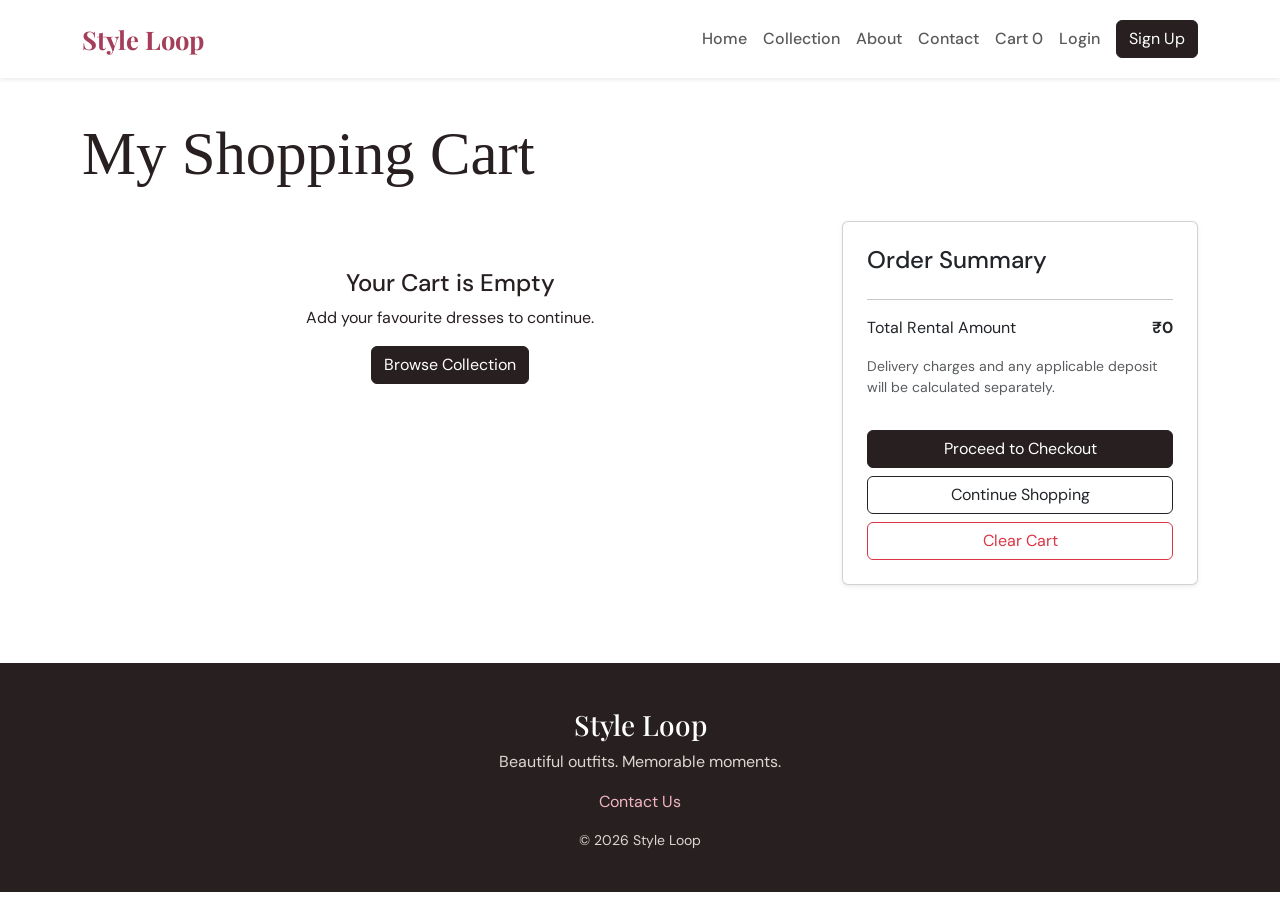
<file: cart.html>
<!DOCTYPE html>
<html lang="en">
<head>
    <meta charset="UTF-8">
    <meta name="viewport" content="width=device-width, initial-scale=1">

    <title>My Cart | Style Loop</title>

    <link href="https://cdn.jsdelivr.net/npm/bootstrap@5.3.3/dist/css/bootstrap.min.css"
          rel="stylesheet">

    <link rel="stylesheet" href="style.css">

    <style>
        .cart-page {
            min-height: 65vh;
            padding-top: 40px;
            padding-bottom: 60px;
        }

        .cart-heading {
            font-family: Georgia, serif;
            margin-bottom: 30px;
        }

        .cart-product-image {
            width: 100%;
            height: 180px;
            object-fit: cover;
        }

        #emptyCart {
            text-align: center;
            padding: 50px 20px;
        }
    </style>
</head>

<body>

<nav class="navbar navbar-expand-lg navbar-light bg-white sticky-top shadow-sm">
  <div class="container">
    <a class="navbar-brand logo" href="index.html">Style Loop</a>
    <button class="navbar-toggler" data-bs-toggle="collapse" data-bs-target="#nav">
      <span class="navbar-toggler-icon"></span>
    </button>
    <div class="collapse navbar-collapse" id="nav">
      <ul class="navbar-nav ms-auto align-items-lg-center">
        <li class="nav-item"><a class="nav-link" href="index.html">Home</a></li>
        <li class="nav-item"><a class="nav-link" href="collection.html">Collection</a></li>
        <li class="nav-item"><a class="nav-link" href="about.html">About</a></li>
        <li class="nav-item"><a class="nav-link" href="contact.html">Contact</a></li>
        <li class="nav-item"><a class="nav-link" href="cart.html">Cart <span id="cartCount">0</span></a></li>
        <li class="nav-item"><a class="nav-link" href="login.html">Login</a></li>
        <li class="nav-item ms-lg-2"><a class="btn btn-dark" href="signup.html">Sign Up</a></li>
      </ul>
    </div>
  </div>
</nav>
<main class="container cart-page">

    <h1 class="cart-heading">My Shopping Cart</h1>

    <div class="row g-4">

        <!-- Cart Products -->
        <div class="col-lg-8">

            <div id="cartItems"></div>

            <!-- Empty Cart Message -->
            <div id="emptyCart" class="d-none">
                <h3>Your Cart is Empty</h3>

                <p class="text-muted">
                    You haven't added any dresses to your cart yet.
                </p>

                <a href="collection.html" class="btn btn-dark mt-3">
                    Explore Collection
                </a>
            </div>

        </div>

        <!-- Order Summary -->
        <div class="col-lg-4">

            <div class="card p-4 shadow-sm">

                <h4>Order Summary</h4>

                <hr>

                <div class="d-flex justify-content-between">
                    <span>Total Rental Amount</span>
                    <strong id="cartTotal">₹0</strong>
                </div>

                <p class="small text-muted mt-3">
                    Delivery charges and any applicable deposit
                    will be calculated separately.
                </p>

                <a href="checkout.html"
                   class="btn btn-dark w-100 mt-3">
                    Proceed to Checkout
                </a>

                <a href="collection.html"
                   class="btn btn-outline-dark w-100 mt-2">
                    Continue Shopping
                </a>

                <button type="button"
                        id="clearCart"
                        class="btn btn-outline-danger w-100 mt-2">
                    Clear Cart
                </button>

            </div>

        </div>

    </div>

</main>

<footer class="footer text-center">
    <div class="container">
        <h3>Style Loop</h3>
        <p>Beautiful outfits. Memorable moments.</p>

        <a href="contact.html">Contact Us</a>

        <p class="small mt-3">© 2026 Style Loop</p>
    </div>
</footer>

<script src="https://cdn.jsdelivr.net/npm/bootstrap@5.3.3/dist/js/bootstrap.bundle.min.js"></script>

<script src="script.js"></script>

</body>
</html>
</file>
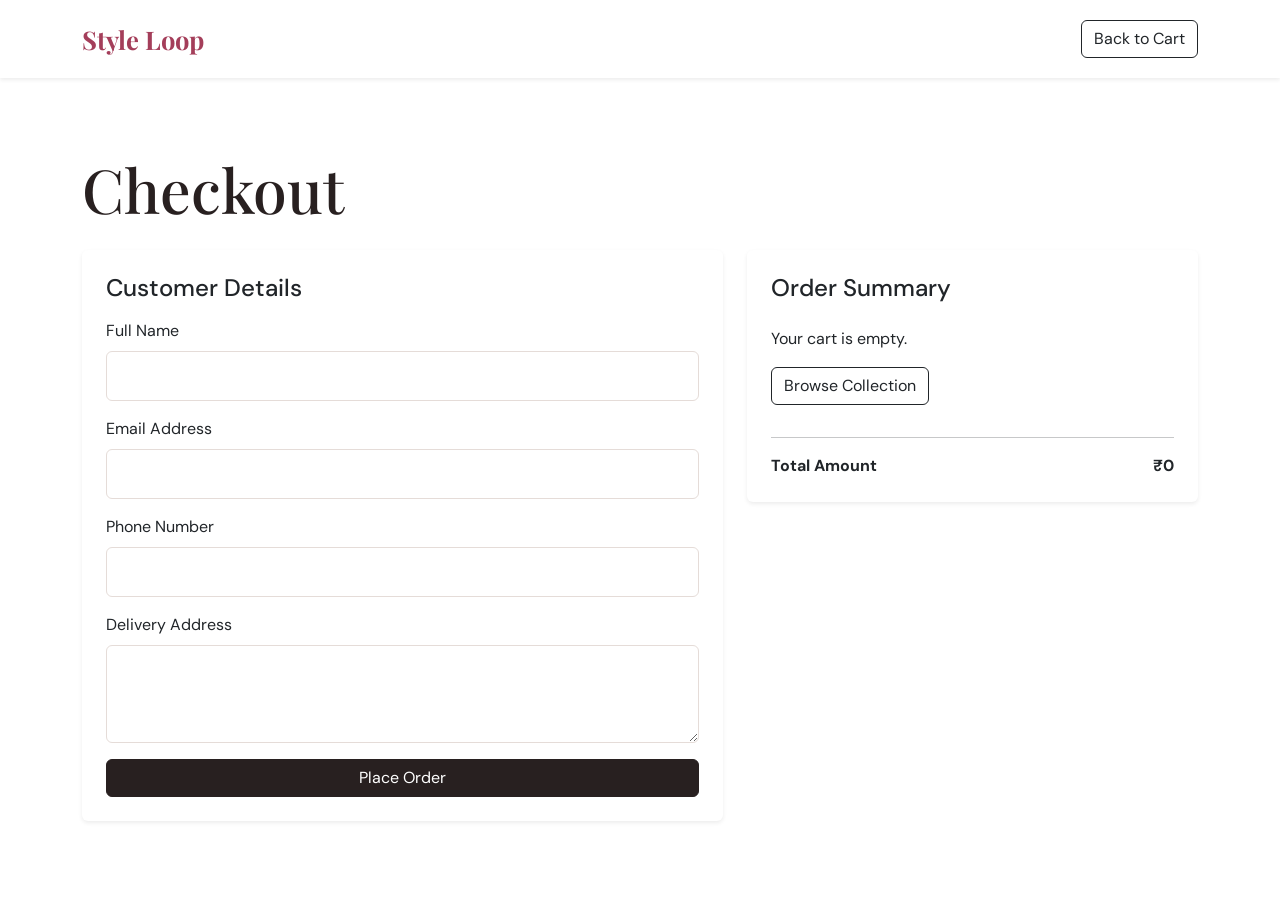
<file: checkout.html>
<!DOCTYPE html>
<html lang="en">
<head>
    <meta charset="UTF-8">
    <meta name="viewport" content="width=device-width, initial-scale=1">
    <title>Checkout | Style Loop</title>

    <link href="https://cdn.jsdelivr.net/npm/bootstrap@5.3.3/dist/css/bootstrap.min.css" rel="stylesheet">
    <link rel="stylesheet" href="style.css">
</head>

<body>

<nav class="navbar navbar-expand-lg bg-white shadow-sm">
    <div class="container">
        <a class="navbar-brand logo" href="index.html">Style Loop</a>
        <a href="cart.html" class="btn btn-outline-dark">Back to Cart</a>
    </div>
</nav>

<main class="container section-space">
    <h1 class="mb-4">Checkout</h1>

    <div class="row g-4">

        <div class="col-md-7">
            <div class="card border-0 shadow-sm p-4">
                <h4 class="mb-3">Customer Details</h4>

                <form id="checkoutForm">
                    <div class="mb-3">
                        <label for="customerName" class="form-label">Full Name</label>
                        <input type="text" id="customerName" class="form-control" required>
                    </div>

                    <div class="mb-3">
                        <label for="customerEmail" class="form-label">Email Address</label>
                        <input type="email" id="customerEmail" class="form-control" required>
                    </div>

                    <div class="mb-3">
                        <label for="customerPhone" class="form-label">Phone Number</label>
                        <input type="tel" id="customerPhone" class="form-control" required>
                    </div>

                    <div class="mb-3">
                        <label for="customerAddress" class="form-label">Delivery Address</label>
                        <textarea id="customerAddress" class="form-control" rows="3" required></textarea>
                    </div>

                    <button type="submit" class="btn btn-dark w-100">
                        Place Order
                    </button>
                </form>
            </div>
        </div>

        <div class="col-md-5">
            <div class="card border-0 shadow-sm p-4">
                <h4>Order Summary</h4>
                <div id="checkoutItems" class="my-3"></div>

                <hr>

                <div class="d-flex justify-content-between">
                    <strong>Total Amount</strong>
                    <strong id="checkoutTotal">₹0</strong>
                </div>
            </div>
        </div>

    </div>
</main>

<script src="script.js"></script>

<script>
document.addEventListener("DOMContentLoaded", function () {
    let cart = [];

    try {
        cart = JSON.parse(localStorage.getItem("cart")) || [];
    } catch (error) {
        cart = [];
    }

    const itemsContainer = document.getElementById("checkoutItems");
    const totalElement = document.getElementById("checkoutTotal");

    if (cart.length === 0) {
        itemsContainer.innerHTML = `
            <p>Your cart is empty.</p>
            <a href="collection.html" class="btn btn-outline-dark">
                Browse Collection
            </a>
        `;
        return;
    }

    itemsContainer.innerHTML = cart.map(item => `
        <div class="d-flex justify-content-between gap-3 mb-3">
            <span>${item.name} × ${Number(item.quantity) || 1}</span>
            <span>₹${Number(item.price) * (Number(item.quantity) || 1)}</span>
        </div>
    `).join("");

    const total = cart.reduce((sum, item) => {
        return sum + Number(item.price) * (Number(item.quantity) || 1);
    }, 0);

    totalElement.textContent = "₹" + total;

    document.getElementById("checkoutForm").addEventListener("submit", function (event) {
        event.preventDefault();

        alert("Your details have been entered. Online order processing is not connected yet.");
    });
});
</script>

</body>
</html>
</file>
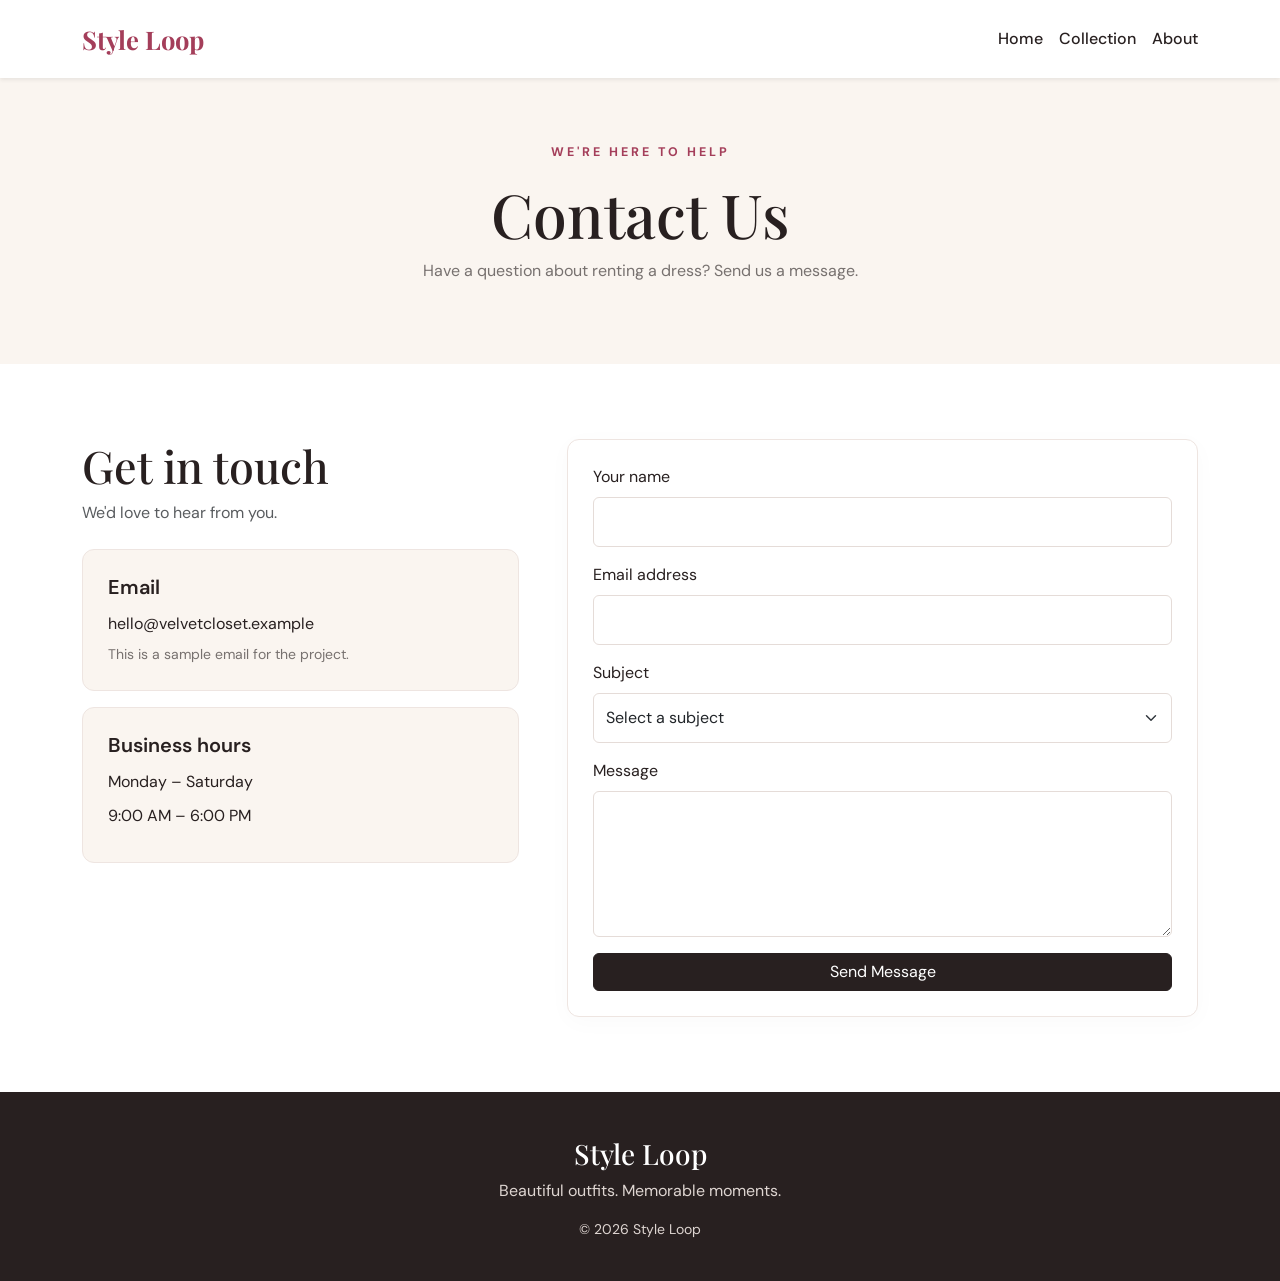
<file: contact.html>
<!DOCTYPE html>
<html lang="en">
<head>
  <meta charset="UTF-8">
  <meta name="viewport" content="width=device-width, initial-scale=1">
  <title>Contact Us | Style Loop</title>
  <link href="https://cdn.jsdelivr.net/npm/bootstrap@5.3.3/dist/css/bootstrap.min.css" rel="stylesheet">
  <link rel="stylesheet" href="style.css">
</head>
<body>
<nav class="navbar bg-white shadow-sm">
  <div class="container">
    <a class="navbar-brand logo" href="index.html">Style Loop</a>
    <div class="d-flex gap-3">
      <a class="nav-link" href="index.html">Home</a>
      <a class="nav-link" href="collection.html">Collection</a>
      <a class="nav-link" href="about.html">About</a>
    </div>
  </div>
</nav>

<header class="page-header text-center">
  <div class="container">
    <p class="eyebrow">WE'RE HERE TO HELP</p>
    <h1>Contact Us</h1>
    <p>Have a question about renting a dress? Send us a message.</p>
  </div>
</header>

<main class="container section-space">
  <div class="row g-5">
    <div class="col-lg-5">
      <h2>Get in touch</h2>
      <p class="text-muted">We'd love to hear from you.</p>
      <div class="info-card mt-4">
        <h5>Email</h5>
        <p>hello@velvetcloset.example</p>
        <small>This is a sample email for the project.</small>
      </div>
      <div class="info-card mt-3">
        <h5>Business hours</h5>
        <p>Monday – Saturday</p>
        <p>9:00 AM – 6:00 PM</p>
      </div>
    </div>

    <div class="col-lg-7">
      <div class="form-panel">
        <div id="contactMessage" class="alert d-none" role="alert"></div>
        <form id="contactForm">
          <div class="mb-3">
            <label for="contactName" class="form-label">Your name</label>
            <input id="contactName" class="form-control" required minlength="2">
          </div>
          <div class="mb-3">
            <label for="contactEmail" class="form-label">Email address</label>
            <input id="contactEmail" type="email" class="form-control" required>
          </div>
          <div class="mb-3">
            <label for="contactSubject" class="form-label">Subject</label>
            <select id="contactSubject" class="form-select" required>
              <option value="">Select a subject</option>
              <option>Dress rental enquiry</option>
              <option>Order enquiry</option>
              <option>Return enquiry</option>
              <option>Other</option>
            </select>
          </div>
          <div class="mb-3">
            <label for="contactText" class="form-label">Message</label>
            <textarea id="contactText" class="form-control" rows="5" required minlength="10"></textarea>
          </div>
          <button type="submit" class="btn btn-dark w-100">Send Message</button>
        </form>
      </div>
    </div>
  </div>
</main>

<footer class="footer text-center">
  <div class="container">
    <h3>Style Loop</h3>
    <p>Beautiful outfits. Memorable moments.</p>
    <p class="small">© 2026 Style Loop</p>
  </div>
</footer>

<script src="https://cdn.jsdelivr.net/npm/bootstrap@5.3.3/dist/js/bootstrap.bundle.min.js"></script>
<script src="script.js"></script>
<script>setupContactPage();</script>
</body>
</html>
</file>
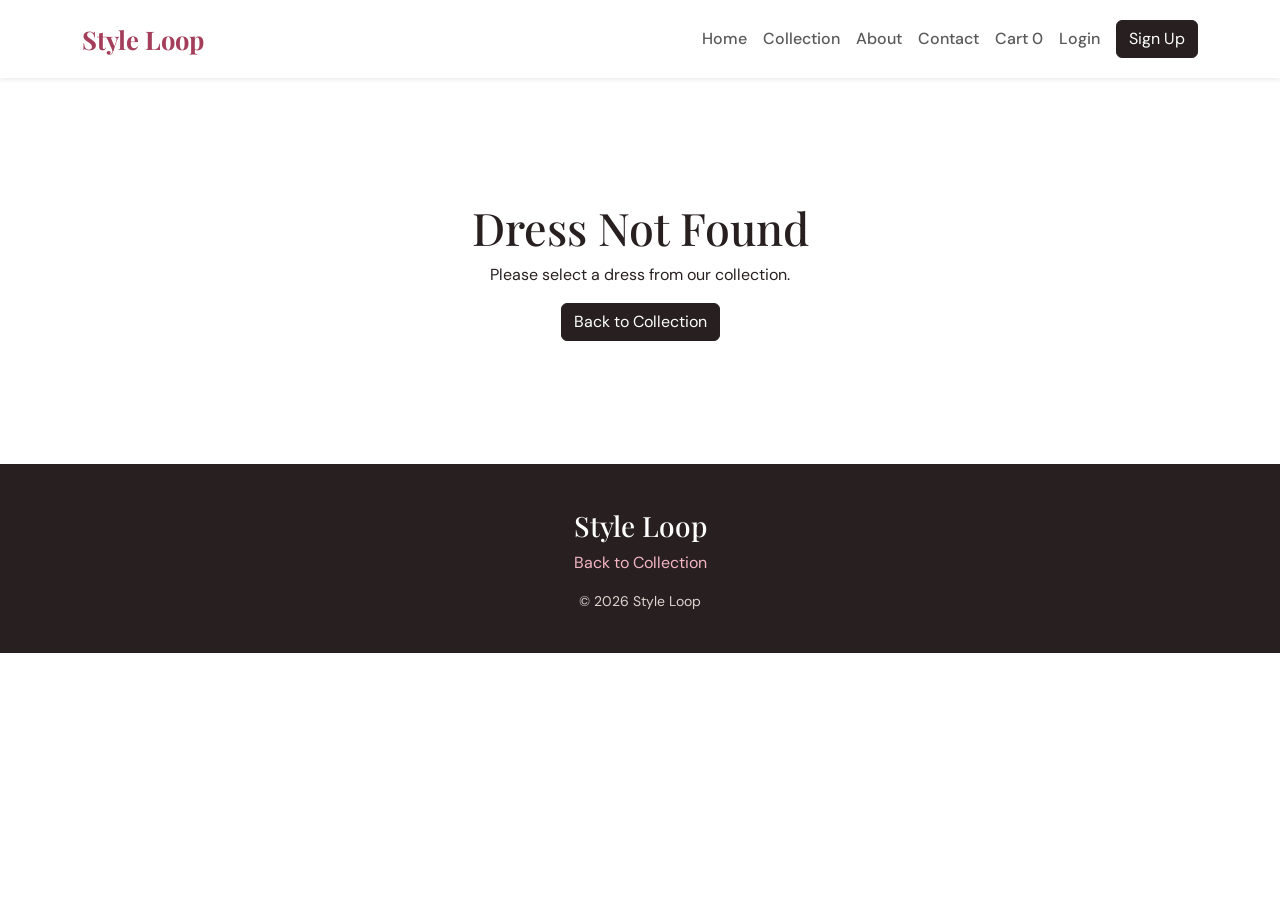
<file: dress details.html>
<!DOCTYPE html>
<html lang="en">
<head>
  <meta charset="UTF-8">
  <meta name="viewport" content="width=device-width, initial-scale=1">
  <title>Dress Details | Style Loop</title>
  <link href="https://cdn.jsdelivr.net/npm/bootstrap@5.3.3/dist/css/bootstrap.min.css" rel="stylesheet">
  <link rel="stylesheet" href="style.css">
</head>
<body>
<nav class="navbar navbar-expand-lg navbar-light bg-white sticky-top shadow-sm">
  <div class="container">
    <a class="navbar-brand logo" href="index.html">Style Loop</a>
    <button class="navbar-toggler" data-bs-toggle="collapse" data-bs-target="#nav">
      <span class="navbar-toggler-icon"></span>
    </button>
    <div class="collapse navbar-collapse" id="nav">
      <ul class="navbar-nav ms-auto align-items-lg-center">
        <li class="nav-item"><a class="nav-link" href="index.html">Home</a></li>
        <li class="nav-item"><a class="nav-link" href="collection.html">Collection</a></li>
        <li class="nav-item"><a class="nav-link" href="about.html">About</a></li>
        <li class="nav-item"><a class="nav-link" href="contact.html">Contact</a></li>
        <li class="nav-item"><a class="nav-link" href="cart.html">Cart <span id="cartCount">0</span></a></li>
        <li class="nav-item"><a class="nav-link" href="login.html">Login</a></li>
        <li class="nav-item ms-lg-2"><a class="btn btn-dark" href="signup.html">Sign Up</a></li>
      </ul>
    </div>
  </div>
</nav>

<main class="container section-space">
  <div id="dressDetails">
    <p class="text-center">Loading dress details...</p>
  </div>
</main>

<footer class="footer text-center">
  <div class="container">
    <h3>Style Loop</h3>
    <a href="collection.html">Back to Collection</a>
    <p class="small mt-3">© 2026 Style Loop</p>
  </div>
</footer>

<script src="https://cdn.jsdelivr.net/npm/bootstrap@5.3.3/dist/js/bootstrap.bundle.min.js"></script>
<script src="script.js"></script>
</body>
</html>
</file>
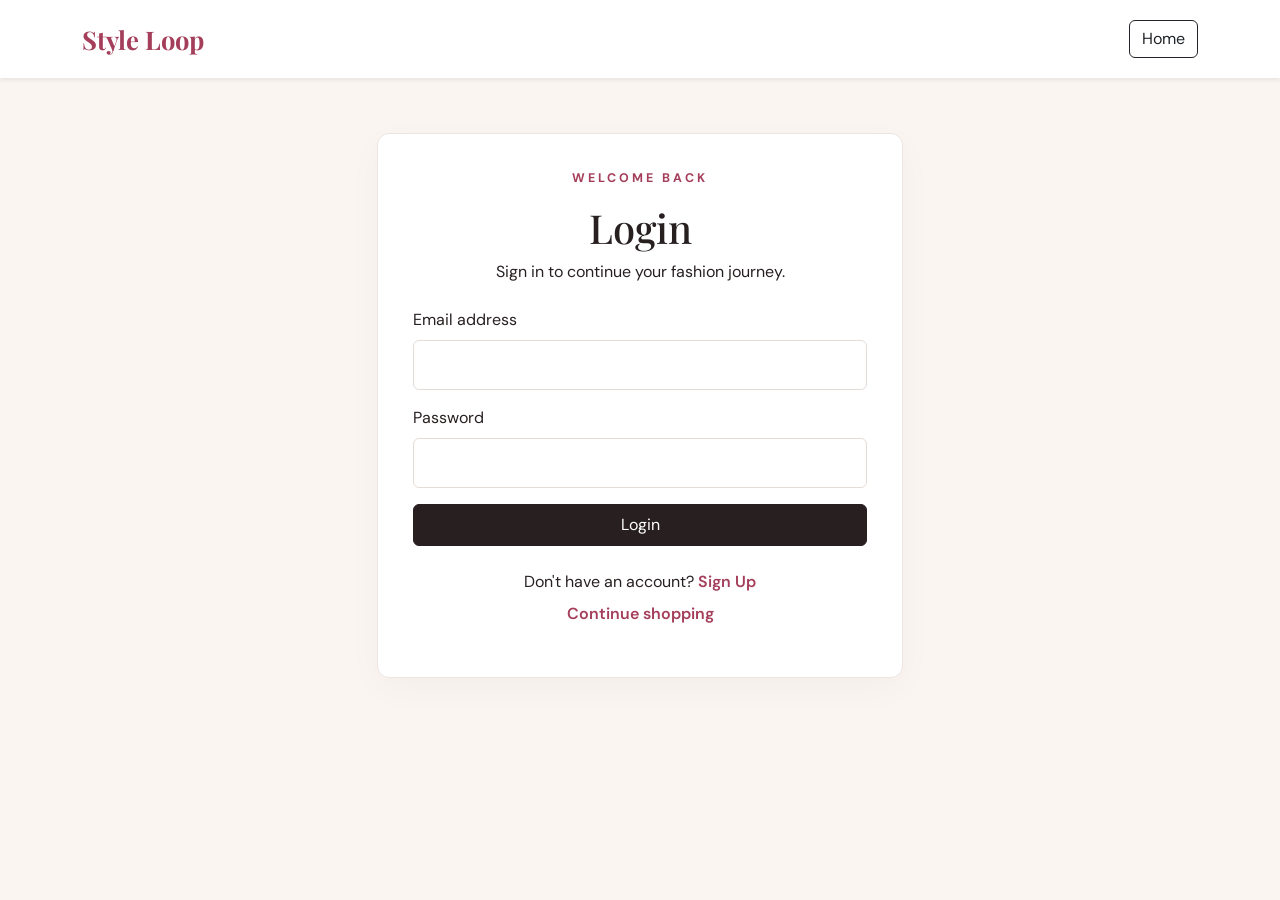
<file: login.html>
<!DOCTYPE html>
<html lang="en">
<head>
  <meta charset="UTF-8">
  <meta name="viewport" content="width=device-width, initial-scale=1">
  <title>Login | Style Loop</title>
  <link href="https://cdn.jsdelivr.net/npm/bootstrap@5.3.3/dist/css/bootstrap.min.css" rel="stylesheet">
  <link rel="stylesheet" href="style.css">
</head>
<body class="auth-page">
<nav class="navbar bg-white shadow-sm">
  <div class="container">
    <a class="navbar-brand logo" href="index.html">Style Loop</a>
    <a href="index.html" class="btn btn-outline-dark">Home</a>
  </div>
</nav>

<main class="container auth-container">
  <div class="auth-card">
    <div class="text-center mb-4">
      <p class="eyebrow">WELCOME BACK</p>
      <h1>Login</h1>
      <p>Sign in to continue your fashion journey.</p>
    </div>

    <div id="loginMessage" class="alert d-none" role="alert"></div>
    <form id="loginForm">
      <div class="mb-3">
        <label for="loginEmail" class="form-label">Email address</label>
        <input type="email" class="form-control" id="loginEmail" required>
      </div>
      <div class="mb-3">
        <label for="loginPassword" class="form-label">Password</label>
        <input type="password" class="form-control" id="loginPassword" minlength="6" required>
      </div>
      <button class="btn btn-dark w-100 py-2" type="submit">Login</button>
    </form>

    <p class="text-center mt-4 mb-0">
      Don't have an account? <a href="signup.html">Sign Up</a>
    </p>
    <p class="text-center mt-2"><a href="collection.html">Continue shopping</a></p>
  </div>
</main>

<script src="https://cdn.jsdelivr.net/npm/bootstrap@5.3.3/dist/js/bootstrap.bundle.min.js"></script>
<script src="script.js"></script>
<script>setupLoginPage();</script>
</body>
</html>
</file>
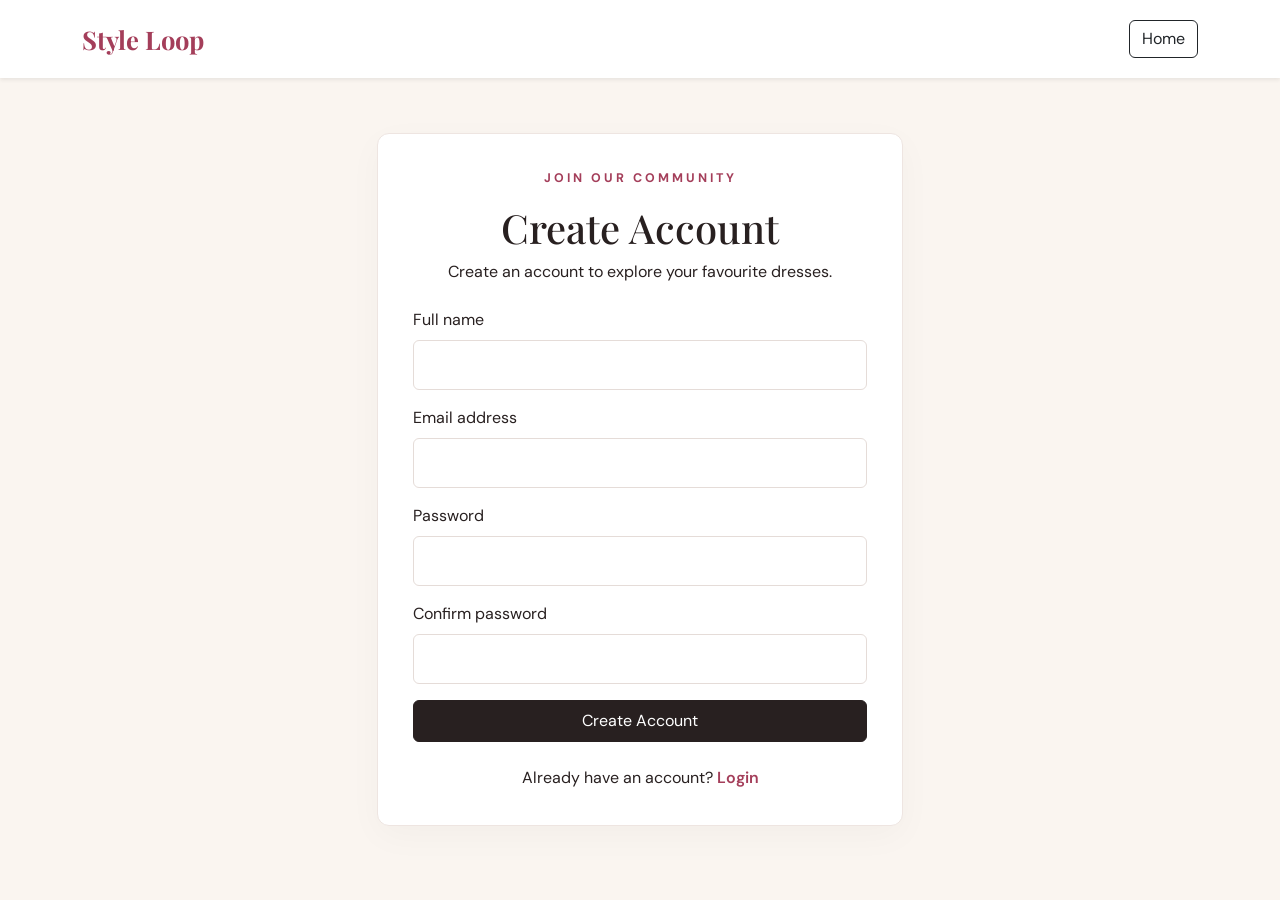
<file: signup.html>
<!DOCTYPE html>
<html lang="en">
<head>
  <meta charset="UTF-8">
  <meta name="viewport" content="width=device-width, initial-scale=1">
  <title>Sign Up |Style Loop</title>
  <link href="https://cdn.jsdelivr.net/npm/bootstrap@5.3.3/dist/css/bootstrap.min.css" rel="stylesheet">
  <link rel="stylesheet" href="style.css">
</head>
<body class="auth-page">
<nav class="navbar bg-white shadow-sm">
  <div class="container">
    <a class="navbar-brand logo" href="index.html">Style Loop</a>
    <a href="index.html" class="btn btn-outline-dark">Home</a>
  </div>
</nav>

<main class="container auth-container">
  <div class="auth-card">
    <div class="text-center mb-4">
      <p class="eyebrow">JOIN OUR COMMUNITY</p>
      <h1>Create Account</h1>
      <p>Create an account to explore your favourite dresses.</p>
    </div>

    <div id="signupMessage" class="alert d-none" role="alert"></div>
    <form id="signupForm">
      <div class="mb-3">
        <label for="signupName" class="form-label">Full name</label>
        <input type="text" class="form-control" id="signupName" minlength="2" required>
      </div>
      <div class="mb-3">
        <label for="signupEmail" class="form-label">Email address</label>
        <input type="email" class="form-control" id="signupEmail" required>
      </div>
      <div class="mb-3">
        <label for="signupPassword" class="form-label">Password</label>
        <input type="password" class="form-control" id="signupPassword" minlength="6" required>
      </div>
      <div class="mb-3">
        <label for="confirmPassword" class="form-label">Confirm password</label>
        <input type="password" class="form-control" id="confirmPassword" minlength="6" required>
      </div>
      <button type="submit" class="btn btn-dark w-100 py-2">Create Account</button>
    </form>

    <p class="text-center mt-4 mb-0">
      Already have an account? <a href="login.html">Login</a>
    </p>
  </div>
</main>

<script src="https://cdn.jsdelivr.net/npm/bootstrap@5.3.3/dist/js/bootstrap.bundle.min.js"></script>
<script src="script.js"></script>
<script>setupSignupPage();</script>
</body>
</html>
</file>
<file: style.css>
@import url('https://fonts.googleapis.com/css2?family=DM+Sans:wght@400;500;600;700&family=Playfair+Display:wght@500;600;700&display=swap');

:root {
  --pink: #c65b75;
  --pink-dark: #a43e5a;
  --cream: #faf5f0;
  --dark: #282020;
  --muted: #77716f;
}

* { box-sizing: border-box; }

html {
  scroll-behavior: smooth;
  scroll-padding-top: 90px;
}

body {
  margin: 0;
  font-family: 'DM Sans', sans-serif;
  color: var(--dark);
}

h1, h2, h3, .logo {
  font-family: 'Playfair Display', serif;
}

h1 { font-size: clamp(2.2rem, 5vw, 3.8rem); }
h2 { font-size: clamp(1.8rem, 4vw, 2.8rem); }

a { text-decoration: none; }

.logo {
  font-size: 1.6rem;
  font-weight: 700;
  color: var(--pink-dark);
}

.navbar { padding: 15px 0; }

.nav-link { font-weight: 500; }
.nav-link:hover { color: var(--pink-dark); }

.btn-dark {
  background: var(--dark);
  border-color: var(--dark);
}

.btn-dark:hover {
  background: var(--pink-dark);
  border-color: var(--pink-dark);
}

.btn-outline-dark:hover {
  background: var(--pink-dark);
  border-color: var(--pink-dark);
}

.eyebrow {
  color: var(--pink-dark);
  font-size: .78rem;
  letter-spacing: 3px;
  font-weight: 700;
}

.hero {
  background: var(--cream);
  padding: 70px 0;
}

.hero h1 { line-height: 1.2; }
.hero h1 span { color: var(--pink-dark); }

.lead-text {
  max-width: 500px;
  color: var(--muted);
  line-height: 1.9;
}

.hero-img {
  width: 100%;
  height: 510px;
  object-fit: cover;
  object-position: center top;
  border-radius: 170px 170px 12px 12px;
}

.section-space { padding-top: 75px; padding-bottom: 75px; }

.benefits { background: var(--cream); padding: 45px 0; }
.benefits h3 { color: var(--pink-dark); }

.page-header {
  background: var(--cream);
  padding: 65px 15px;
}

.page-header p:last-child { color: var(--muted); }

.form-control, .form-select {
  padding: 12px;
  border-color: #e5dcd8;
}

.form-control:focus, .form-select:focus {
  border-color: var(--pink);
  box-shadow: 0 0 0 .2rem #c65b7520;
}

.dress-card {
  height: 100%;
  overflow: hidden;
  background: white;
  border: 1px solid #eee5e1;
  border-radius: 12px;
  transition: .25s;
}

.dress-card:hover {
  transform: translateY(-5px);
  box-shadow: 0 12px 30px #00000012;
}

.dress-image {
  width: 100%;
  height: 320px;
  object-fit: cover;
}

.dress-info { padding: 17px; }
.dress-info h5 { font-family: 'Playfair Display', serif; }
.dress-category { color: var(--muted); font-size: .85rem; }
.dress-price { color: var(--pink-dark); font-weight: 700; }

.dress-card .btn { font-size: .85rem; }

.about-img {
  width: 100%;
  height: 440px;
  object-fit: cover;
  border-radius: 12px;
}

.info-card, .form-panel, .cart-panel, .auth-card {
  padding: 25px;
  border: 1px solid #eee5e1;
  border-radius: 12px;
  background: white;
}

.info-card {
  background: var(--cream);
  height: auto;
  text-align: left;
}

.info-card h5 {
  margin-bottom: 12px;
  font-weight: 600;
}

.info-card p {
  margin-bottom: 8px;
  line-height: 1.6;
  overflow-wrap: anywhere;
}

.info-card small {
  display: block;
  margin-top: 5px;
  color: var(--muted);
  line-height: 1.5;
}

.form-panel, .cart-panel {
  box-shadow: 0 5px 25px #00000006;
}

.auth-page { background: var(--cream); min-height: 100vh; }

.auth-container {
  max-width: 550px;
  padding-top: 55px;
  padding-bottom: 70px;
}

.auth-card {
  padding: 35px;
  box-shadow: 0 10px 35px #00000008;
}

.auth-card h1 { font-size: 2.5rem; }
.auth-card a { color: var(--pink-dark); font-weight: 600; }

.detail-img {
  width: 100%;
  height: 600px;
  object-fit: cover;
  border-radius: 12px;
}

.detail-price {
  font-size: 1.7rem;
  color: var(--pink-dark);
  font-weight: 700;
}

.cart-item-img {
  width: 85px;
  height: 100px;
  object-fit: cover;
  border-radius: 8px;
}

.footer {
  background: #282020;
  color: #ded5d1;
  padding: 45px 0 25px;
}

.footer h3 { color: white; }
.footer a { color: #f3b5c3; margin: 0 8px; }
.footer-links { margin-top: 20px; }

@media (max-width: 767px) {
  .hero { padding: 40px 0; }
  .hero-img { height: 400px;object-position: center top; border-radius: 100px 100px 10px 10px; }
  .section-space { padding-top: 45px; padding-bottom: 45px; }
  .dress-image { height: 250px; }
  .detail-img { height: 420px; }
  .about-img { height: 320px; }
  .auth-card { padding: 24px; }
}

/* Featured Dresses Section */

.featured-section {
    background-color: #faf8f6;
}

.featured-eyebrow {
    color: #873e50;
    font-size: 12px;
    font-weight: 700;
    letter-spacing: 3px;
}

.featured-title {
    font-family: Georgia, serif;
    font-size: 42px;
    color: #292323;
    margin-bottom: 12px;
}

/* Dress Cards */

.featured-card {
    border: none;
    border-radius: 10px;
    overflow: hidden;
    background-color: #ffffff;
    transition: transform 0.3s ease,
                box-shadow 0.3s ease;
}

.featured-card:hover {
    transform: translateY(-6px);
    box-shadow: 0 10px 25px rgba(0, 0, 0, 0.10);
}

/* Dress Images */

.featured-image {
    width: 100%;
    height: 320px;
    object-fit: cover;
    object-position: center;
}

.featured-card .card-body {
    padding: 20px;
}

.featured-card h5 {
    font-family: Georgia, serif;
    font-size: 18px;
    margin-bottom: 12px;
}

.dress-price {
    color: #873e50;
    font-weight: 600;
}

.featured-card .btn-dark {
    background-color: #171414;
    border-radius: 5px;
}

/* Mobile Responsive */

@media (max-width: 576px) {
    .featured-title {
        font-size: 32px;
    }

    .featured-image {
        height: 350px;
    }
}
</file>
